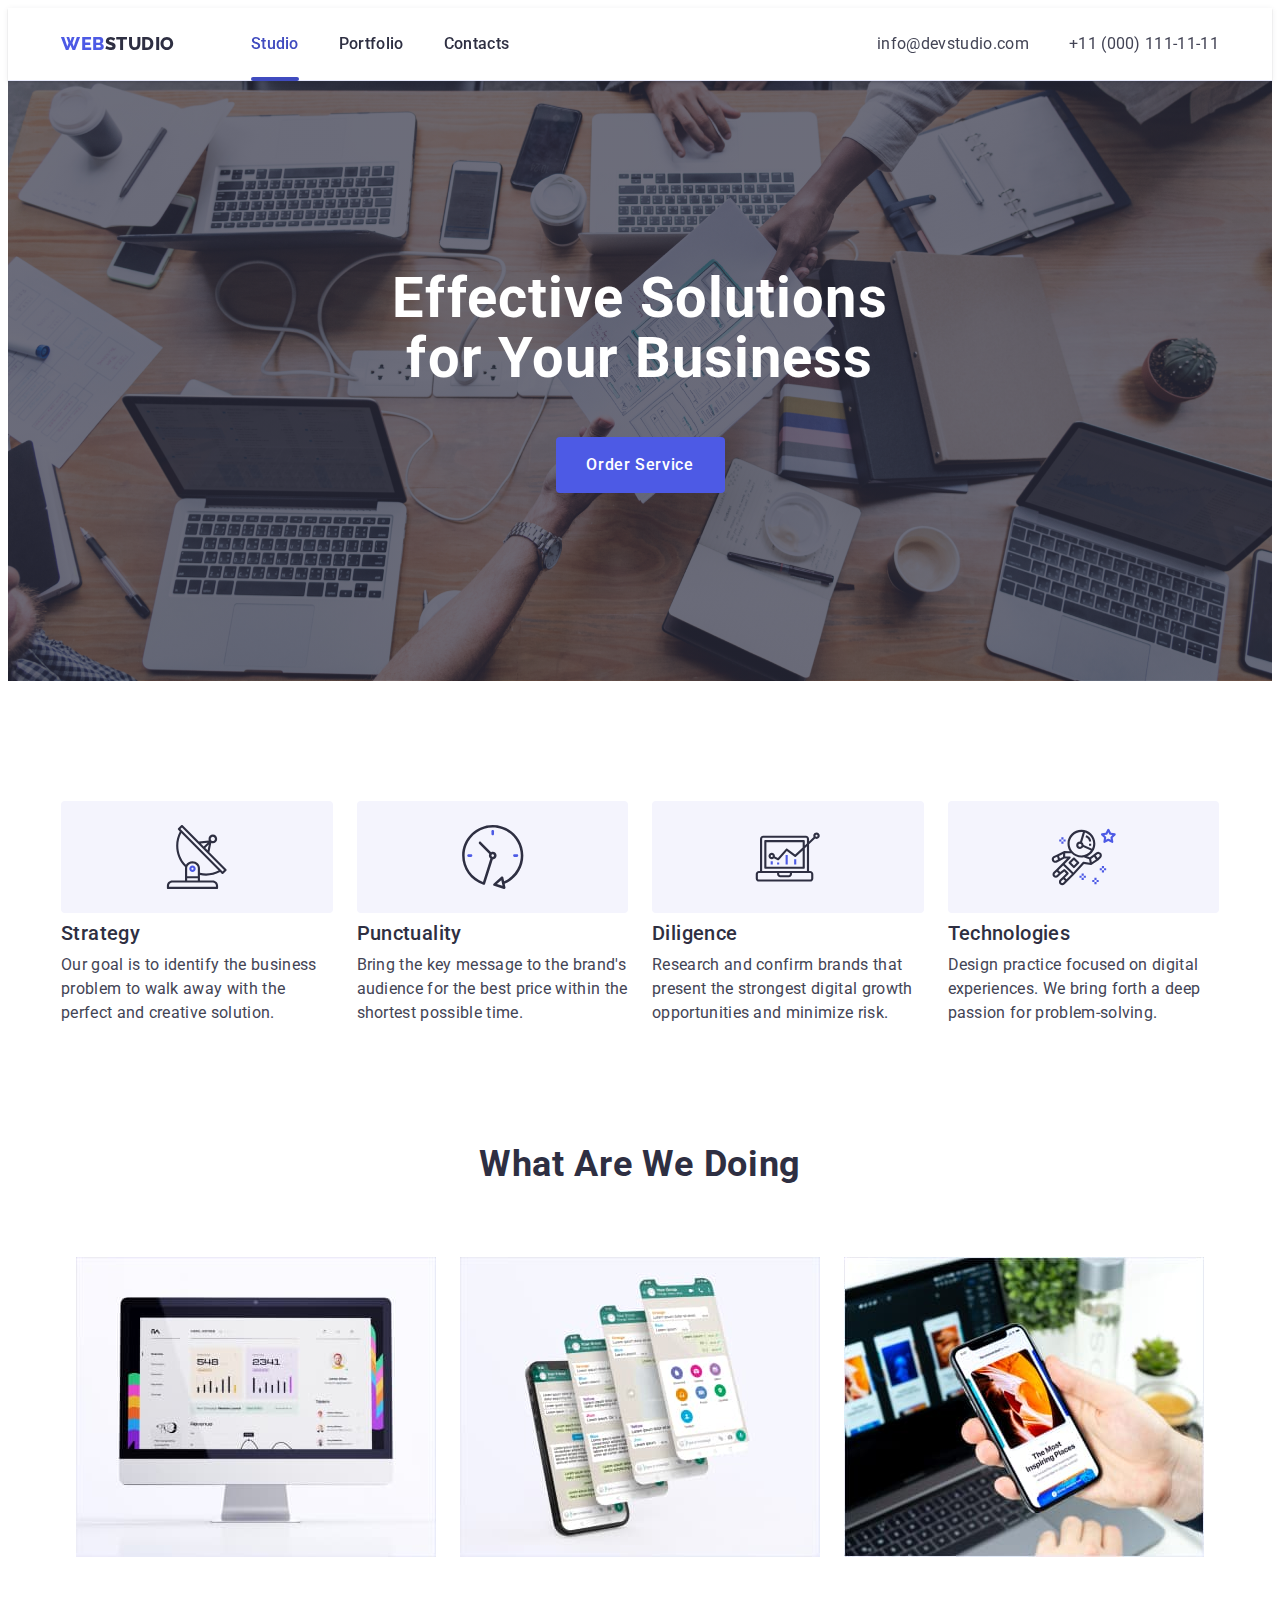
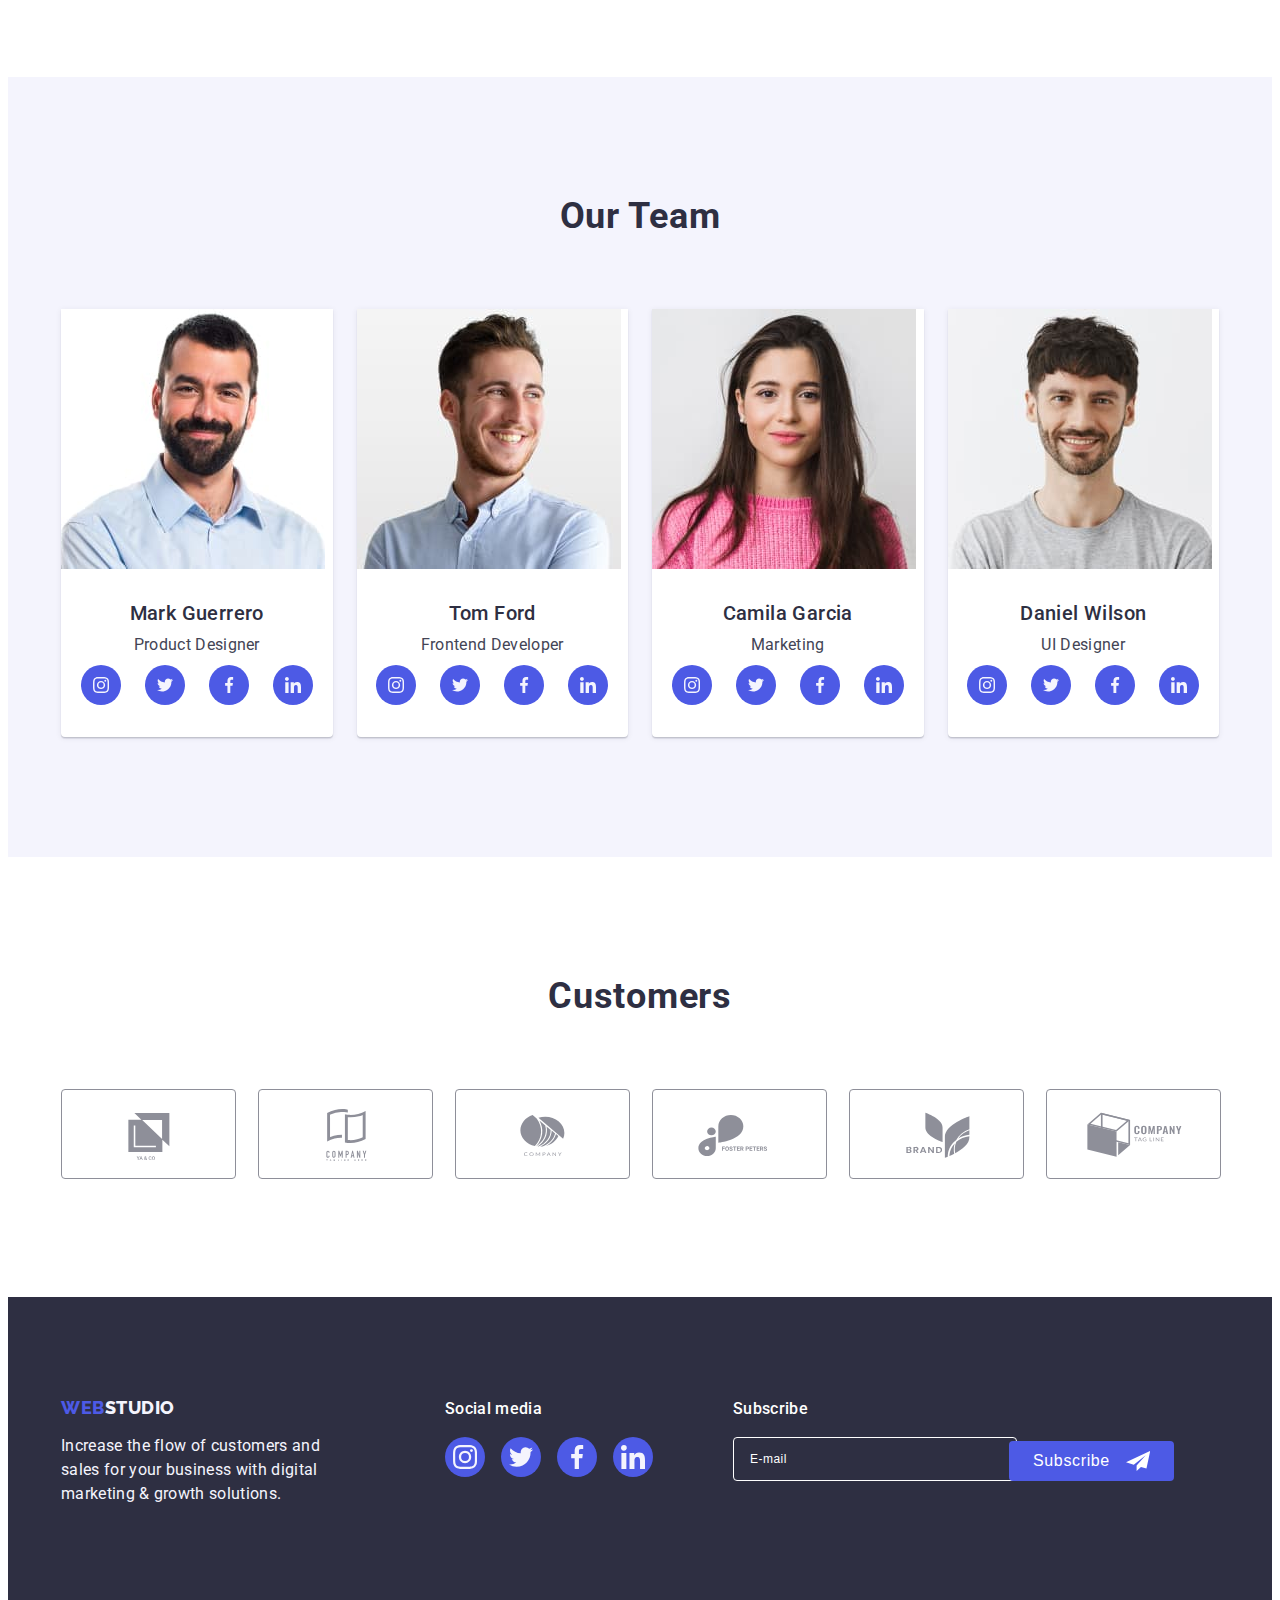
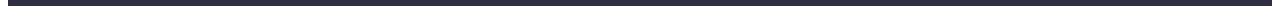
<file: index.html>
<!DOCTYPE html>
<html lang="en">
  <head>
    <meta charset="UTF-8" />
    <meta http-equiv="X-UA-Compatible" content="IE=edge" />
    <meta name="viewport" content="width=device-width, initial-scale=1.0" />
    <title>WebStudio</title>
    <link
      rel="stylesheet"
      href="https://cdnjs.cloudflare.com/ajax/libs/modern-normalize/2.0.0/modern-normalize.min.css"
      integrity="sha512-4xo8blKMVCiXpTaLzQSLSw3KFOVPWhm/TRtuPVc4WG6kUgjH6J03IBuG7JZPkcWMxJ5huwaBpOpnwYElP/m6wg=="
      crossorigin="anonymous"
      referrerpolicy="no-referrer"
    />
    <link rel="stylesheet" href="./css/styles.css" />
    <link rel="stylesheet" href="./css/media.css" />
    <link rel="preconnect" href="https://fonts.googleapis.com" />
    <link rel="preconnect" href="https://fonts.gstatic.com" crossorigin />
    <link
      href="https://fonts.googleapis.com/css2?family=Raleway:wght@800&family=Roboto:wght@400;500;700;900&display=swap"
      rel="stylesheet"
    />
    <meta name="viewport" content="width=device-width, initial-scale=1.0" />
  </head>
  <body>
    <header class="allheader">
      <!-- Навігація -->
      <div class="container header-container">
        <nav class="nav-menu">
          <a class="header-logo link" href="./index.html"
            >Web<span class="header-span">Studio</span></a
          >
          <ul class="nav-item list">
            <li class="nav-link">
              <a class="nav-link-item link under-line" href="./index.html"
                >Studio</a
              >
            </li>
            <li class="nav-link">
              <a class="nav-link-item link" href="./portfolio.html"
                >Portfolio</a
              >
            </li>
            <li class="nav-link">
              <a class="nav-link-item link" href="">Contacts</a>
            </li>
          </ul>
        </nav>
        <!-- ссилки в шапці -->
        <address class="contacts">
          <ul class="contacts-link list">
            <li>
              <a class="link" href="mailto:info@devstudio.com"
                >info@devstudio.com</a
              >
            </li>
            <li>
              <a class="link" href="tel:+110001111111">+11 (000) 111-11-11</a>
            </li>
          </ul>
        </address>
        <button class="open-mob-btn js-open-menu" type="button" openMenuBtn>
          <svg class="open-mob-icon" width="32" height="22">
            <use href="./images/icons.svg#icon-charm"></use>
          </svg>
        </button>
      </div>
      <!-----------------------------------Mobile menu -->
      <div class="mob-menu js-menu-container" id="mobileMenu">
        <div>
          <button
            type="button"
            class="close-menu-btn js-close-menu"
            closeMenuBtn
          >
            <svg class="close-icon-mob" width="8" height="8">
              <use href="./images/icons.svg#icon-close"></use>
            </svg>
          </button>
          <ul class="mob-menu-list list">
            <li class="mob-menu-item">
              <a class="mob-menu-link link current" href="./index.html"
                >Studio</a
              >
            </li>
            <li class="mob-menu-item">
              <a class="mob-menu-link link" href="./portfolio.html"
                >Portfolio</a
              >
            </li>
            <li class="mob-menu-item">
              <a class="mob-menu-link link" href="">Contacts</a>
            </li>
          </ul>
        </div>
        <address class="mob-menu-contacts">
          <ul class="mob-menu-contacts-list list">
            <li class="mob-menu-contacts-item">
              <a class="mob-tel-contacts-link link" href="tel:+110001111111"
                >+11 (000) 111-11-11</a
              >
            </li>
            <li class="mob-menu-contacts-item">
              <a
                class="mob-mail-contacts-link link"
                href="mailto:info@devstudio.com"
                >info@devstudio.com</a
              >
            </li>
          </ul>
        </address>
        <ul class="mob-menu-soc-list list">
          <li class="mob-menu-soc-item">
            <a
              class="mob-menu-soc-link"
              href=""
              aria-label="instagram"
              target="_blank"
              rel="nooper noreferrer"
            >
              <svg class="mob-menu-soc-icon" width="24" height="24">
                <use href="./images/icons.svg#icon-instagram"></use>
              </svg>
            </a>
          </li>
          <li class="mob-menu-soc-item">
            <a
              class="mob-menu-soc-link"
              href=""
              aria-label="twitter"
              target="_blank"
              rel="nooper noreferrer"
            >
              <svg class="mob-menu-soc-icon" width="24" height="24">
                <use href="./images/icons.svg#icon-twitter"></use>
              </svg>
            </a>
          </li>
          <li class="mob-menu-soc-item">
            <a
              class="mob-menu-soc-link"
              href=""
              aria-label="facebook"
              target="_blank"
              rel="nooper noreferrer"
            >
              <svg class="mob-menu-soc-icon" width="24" height="24">
                <use href="./images/icons.svg#icon-facebook"></use>
              </svg>
            </a>
          </li>
          <li class="mob-menu-soc-item">
            <a
              class="mob-menu-soc-link"
              href=""
              aria-label="linkedin"
              target="_blank"
              rel="nooper noreferrer"
            >
              <svg class="mob-menu-soc-icon" width="24" height="24">
                <use href="./images/icons.svg#icon-linkedin"></use>
              </svg>
            </a>
          </li>
        </ul>
      </div>
    </header>
    <main>
      <!-- hero -->
      <section class="hero">
        <div class="container">
          <h1 class="hero-title">Effective Solutions for Your Business</h1>
          <button class="hero-btn" type="button" data-modal-open>
            Order Service
          </button>
        </div>
      </section>
      <!-- переваги секція 1 -->
      <section class="advtg">
        <div class="container">
          <h2 class="visually-hidden">our advantages</h2>
          <ul class="advtg-list list">
            <li class="advtg-item">
              <div class="adtvg-icon-bg">
                <svg class="advtg-icon" width="64" height="64">
                  <use href="./images/icons.svg#icon-antenna"></use>
                </svg>
              </div>
              <h3 class="advtg-title">Strategy</h3>
              <p class="advtg-text">
                Our goal is to identify the business problem to walk away with
                the perfect and creative solution.
              </p>
            </li>

            <li class="advtg-item">
              <div class="adtvg-icon-bg">
                <svg class="advtg-icon" width="64" height="64">
                  <use href="./images/icons.svg#icon-clock"></use>
                </svg>
              </div>
              <h3 class="advtg-title">Punctuality</h3>
              <p class="advtg-text">
                Bring the key message to the brand's audience for the best price
                within the shortest possible time.
              </p>
            </li>

            <li class="advtg-item">
              <div class="adtvg-icon-bg">
                <svg class="advtg-icon" width="64" height="64">
                  <use href="./images/icons.svg#icon-diagram"></use>
                </svg>
              </div>
              <h3 class="advtg-title">Diligence</h3>
              <p class="advtg-text">
                Research and confirm brands that present the strongest digital
                growth opportunities and minimize risk.
              </p>
            </li>

            <li class="advtg-item">
              <div class="adtvg-icon-bg">
                <svg class="advtg-icon" width="64" height="64">
                  <use href="./images/icons.svg#icon-astronaut"></use>
                </svg>
              </div>
              <h3 class="advtg-title">Technologies</h3>
              <p class="advtg-text">
                Design practice focused on digital experiences. We bring forth a
                deep passion for problem-solving.
              </p>
            </li>
          </ul>
        </div>
      </section>

      <!-- Чим займаємось секція 2 -->
      <section class="wedoing">
        <div class="container">
          <h2 class="wedoing-title">What are we doing</h2>
          <ul class="wedoing-list list">
            <li class="wedoing-img">
              <img
                class="wedoing-box"
                srcset="./images/box1.jpg 1x, ./images/box1-2x.jpg 2x"
                src="./images/box1.jpg"
                alt="framework"
                width="360"
              />
            </li>
            <li class="wedoing-img">
              <img
                class="wedoing-box"
                srcset="./images/box2.jpg 1x, ./images/box2-2x.jpg 2x"
                src="./images/box2.jpg"
                alt="plan maket"
                width="360"
              />
            </li>
            <li class="wedoing-img">
              <img
                class="wedoing-box"
                srcset="./images/box3.jpg 1x, ./images/box3-2x.jpg 2x"
                src="./images/box3.jpg"
                alt="styles"
                width="360"
              />
            </li>
          </ul>
        </div>
      </section>
      <!-- Команда секція 3 -->
      <section class="team">
        <div class="container team-container">
          <h2 class="team-title">Our Team</h2>
          <ul class="team-list list">
            <li class="team-card">
              <img
                srcset="
                  ./images/team-card1.jpg    1x,
                  ./images/team-card1-2x.jpg 2x
                "
                src="./images/team-card1.jpg"
                alt="photo Mark Guerrero "
                width="264"
              />
              <div class="team-container-text">
                <h3 class="team-name">Mark Guerrero</h3>
                <p class="team-position">Product Designer</p>
                <ul class="team-soc-list">
                  <li class="team-soc-li">
                    <a class="team-soc-link" href="">
                      <svg class="team-soc-icon" width="16" height="16">
                        <use href="./images/icons.svg#icon-instagram"></use>
                      </svg>
                    </a>
                  </li>
                  <li class="team-soc-li">
                    <a class="team-soc-link" href="">
                      <svg class="team-soc-icon" width="16" height="16">
                        <use href="./images/icons.svg#icon-twitter"></use>
                      </svg>
                    </a>
                  </li>
                  <li class="team-soc-li">
                    <a class="team-soc-link" href="">
                      <svg class="team-soc-icon" width="16" height="16">
                        <use href="./images/icons.svg#icon-facebook"></use>
                      </svg>
                    </a>
                  </li>
                  <li class="team-soc-li">
                    <a class="team-soc-link" href="">
                      <svg class="team-soc-icon" width="16" height="16">
                        <use href="./images/icons.svg#icon-linkedin"></use>
                      </svg>
                    </a>
                  </li>
                </ul>
              </div>
            </li>
            <li class="team-card">
              <img
                srcset="
                  ./images/team-card2.jpg    1x,
                  ./images/team-card2-2x.jpg 2x
                "
                src="./images/team-card2.jpg"
                alt="photo Tom Ford "
                width="264"
              />
              <div class="team-container-text">
                <h3 class="team-name">Tom Ford</h3>
                <p class="team-position">Frontend Developer</p>
                <ul class="team-soc-list">
                  <li class="team-soc-li">
                    <a class="team-soc-link" href="">
                      <svg class="team-soc-icon" width="16" height="16">
                        <use href="./images/icons.svg#icon-instagram"></use>
                      </svg>
                    </a>
                  </li>
                  <li class="team-soc-li">
                    <a class="team-soc-link" href="">
                      <svg class="team-soc-icon" width="16" height="16">
                        <use href="./images/icons.svg#icon-twitter"></use>
                      </svg>
                    </a>
                  </li>
                  <li class="team-soc-li">
                    <a class="team-soc-link" href="">
                      <svg class="team-soc-icon" width="16" height="16">
                        <use href="./images/icons.svg#icon-facebook"></use>
                      </svg>
                    </a>
                  </li>
                  <li class="team-soc-li">
                    <a class="team-soc-link" href="">
                      <svg class="team-soc-icon" width="16" height="16">
                        <use href="./images/icons.svg#icon-linkedin"></use>
                      </svg>
                    </a>
                  </li>
                </ul>
              </div>
            </li>
            <li class="team-card">
              <img
                srcset="
                  ./images/team-card3.jpg    1x,
                  ./images/team-card3-2x.jpg 2x
                "
                src="./images/team-card3.jpg"
                alt="photo Camila Garcia "
                width="264"
              />
              <div class="team-container-text">
                <h3 class="team-name">Camila Garcia</h3>
                <p class="team-position">Marketing</p>
                <ul class="team-soc-list">
                  <li class="team-soc-li">
                    <a class="team-soc-link" href="">
                      <svg class="team-soc-icon" width="16" height="16">
                        <use href="./images/icons.svg#icon-instagram"></use>
                      </svg>
                    </a>
                  </li>
                  <li class="team-soc-li">
                    <a class="team-soc-link" href="">
                      <svg class="team-soc-icon" width="16" height="16">
                        <use href="./images/icons.svg#icon-twitter"></use>
                      </svg>
                    </a>
                  </li>
                  <li class="team-soc-li">
                    <a class="team-soc-link" href="">
                      <svg class="team-soc-icon" width="16" height="16">
                        <use href="./images/icons.svg#icon-facebook"></use>
                      </svg>
                    </a>
                  </li>
                  <li class="team-soc-li">
                    <a class="team-soc-link" href="">
                      <svg class="team-soc-icon" width="16" height="16">
                        <use href="./images/icons.svg#icon-linkedin"></use>
                      </svg>
                    </a>
                  </li>
                </ul>
              </div>
            </li>
            <li class="team-card">
              <img
                srcset="
                  ./images/team-card4.jpg    1x,
                  ./images/team-card4-2x.jpg 2x
                "
                src="./images/team-card4.jpg"
                alt="photo Daniel Wilson "
                width="264"
              />
              <div class="team-container-text">
                <h3 class="team-name">Daniel Wilson</h3>
                <p class="team-position">UI Designer</p>
                <ul class="team-soc-list">
                  <li class="team-soc-li">
                    <a class="team-soc-link" href="">
                      <svg class="team-soc-icon" width="16" height="16">
                        <use href="./images/icons.svg#icon-instagram"></use>
                      </svg>
                    </a>
                  </li>
                  <li class="team-soc-li">
                    <a class="team-soc-link" href="">
                      <svg class="team-soc-icon" width="16" height="16">
                        <use href="./images/icons.svg#icon-twitter"></use>
                      </svg>
                    </a>
                  </li>
                  <li class="team-soc-li">
                    <a class="team-soc-link" href="">
                      <svg class="team-soc-icon" width="16" height="16">
                        <use href="./images/icons.svg#icon-facebook"></use>
                      </svg>
                    </a>
                  </li>
                  <li class="team-soc-li">
                    <a class="team-soc-link" href="">
                      <svg class="team-soc-icon" width="16" height="16">
                        <use href="./images/icons.svg#icon-linkedin"></use>
                      </svg>
                    </a>
                  </li>
                </ul>
              </div>
            </li>
          </ul>
        </div>
      </section>
      <!-- section customers -->
      <section class="customers">
        <div class="container">
          <h2 class="customers-title">Customers</h2>
          <ul class="customers-list">
            <li class="customers-item">
              <a class="customers-link" href="">
                <svg class="customers-icon" width="104" height="56">
                  <use href="./images/icons.svg#icon-Logo"></use>
                </svg>
              </a>
            </li>
            <li class="customers-item">
              <a class="customers-link" href="">
                <svg class="customers-icon" width="104" height="56">
                  <use href="./images/icons.svg#icon-Logo-1"></use>
                </svg>
              </a>
            </li>
            <li class="customers-item">
              <a class="customers-link" href="">
                <svg class="customers-icon" width="104" height="56">
                  <use href="./images/icons.svg#icon-Logo-2"></use>
                </svg>
              </a>
            </li>
            <li class="customers-item">
              <a class="customers-link" href="">
                <svg class="customers-icon" width="104" height="56">
                  <use href="./images/icons.svg#icon-Logo-3"></use>
                </svg>
              </a>
            </li>
            <li class="customers-item">
              <a class="customers-link" href="">
                <svg class="customers-icon" width="104" height="56">
                  <use href="./images/icons.svg#icon-Logo-4"></use>
                </svg>
              </a>
            </li>
            <li class="customers-item">
              <a class="customers-link" href="">
                <svg class="customers-icon" width="104" height="56">
                  <use href="./images/icons.svg#icon-Logo-5"></use>
                </svg>
              </a>
            </li>
          </ul>
        </div>
      </section>
    </main>
    <!-- футер -->
    <footer class="allfooter">
      <div class="container footer-container">
        <div class="footer-logo-frame">
          <a class="footer-logo link" href="./index.html"
            >Web<span class="logo-span">Studio</span></a
          >
          <p class="footer-text">
            Increase the flow of customers and sales for your business with
            digital marketing & growth solutions.
          </p>
        </div>

        <div class="footer-soc-frame">
          <p class="footer-soc-text">Social media</p>
          <ul class="footer-soc-list">
            <li class="footer-soc-item">
              <a class="footer-soc-link" href="">
                <svg class="footer-soc-icon" width="24" height="24">
                  <use href="./images/icons.svg#icon-instagram"></use>
                </svg>
              </a>
            </li>
            <li class="footer-soc-item">
              <a class="footer-soc-link" href="">
                <svg class="footer-soc-icon" width="24" height="24">
                  <use href="./images/icons.svg#icon-twitter"></use>
                </svg>
              </a>
            </li>
            <li class="footer-soc-item">
              <a class="footer-soc-link" href="">
                <svg class="footer-soc-icon" width="24" height="24">
                  <use href="./images/icons.svg#icon-facebook"></use>
                </svg>
              </a>
            </li>
            <li class="footer-soc-item">
              <a class="footer-soc-link" href="">
                <svg class="footer-soc-icon" width="24" height="24">
                  <use href="./images/icons.svg#icon-linkedin"></use>
                </svg>
              </a>
            </li>
          </ul>
        </div>
        <div class="footer-subscribe-frame">
          <form class="footer-subscribe-form">
            <label class="footer-subscribe-label" for="subscribe"
              >Subscribe</label
            >
            <input
              class="footer-subscribe-input"
              type="email"
              name="subscribe"
              id="subscribe"
              placeholder="E-mail"
            />
          </form>

          <button class="footer-subscribe-btn" type="submit">
            Subscribe<svg class="footer-subscribe-icon" width="24" height="24">
              <use href="./images/icons.svg#icon-send"></use>
            </svg>
          </button>
        </div>
      </div>
    </footer>

    <!--  modal window -->
    <div class="backdrop is-hidden" data-modal>
      <div class="modal">
        <button class="close-btn" type="button" data-modal-close>
          <svg class="close-icon" width="8" height="8">
            <use href="./images/icons.svg#icon-close"></use>
          </svg>
        </button>

        <!-- form modal window -->
        <p class="modal-title">Leave your contacts and we will call you back</p>
        <form class="modal-form">
          <div class="form-item">
            <label class="modal-label" for="name">Name</label>
            <div class="modal-input-icon">
              <input type="text" name="name" id="name" class="input-row" />
              <svg class="input-icon" width="18" height="18">
                <use href="./images/icons.svg#icon-person"></use>
              </svg>
            </div>
          </div>
          <div class="form-item">
            <label class="modal-label" for="telephone">Phone</label>
            <div class="modal-input-icon">
              <input
                type="tel"
                name="telephone"
                id="telephone"
                class="input-row"
              />
              <svg class="input-icon" width="18" height="18">
                <use href="./images/icons.svg#icon-phone"></use>
              </svg>
            </div>
          </div>
          <div class="form-item">
            <label class="modal-label" for="email">Email</label>
            <div class="modal-input-icon">
              <input type="email" name="email" id="email" class="input-row" />
              <svg class="input-icon" width="18" height="18">
                <use href="./images/icons.svg#icon-email"></use>
              </svg>
            </div>
          </div>
          <!-- text area -->
          <div class="form-item">
            <label class="modal-label" for="area-text">Comment</label>
            <textarea
              id="area-text"
              name="area-text"
              class="input-area"
              placeholder="Text input"
            ></textarea>
          </div>
          <!-- terms and policy -->
          <div class="form-item">
            <input
              type="checkbox"
              name="policy"
              id="policy"
              required
              class="input-checkbox visually-hidden"
            />
            <label class="modal-check" for="policy">
              <span
                ><svg class="checkbox-icon" width="10" height="8">
                  <use href="./images/icons.svg#icon-check"></use></svg></span
              >I accept the terms and conditions of the&nbsp
              <a class="policy-link" href="">Privacy Policy</a>
            </label>
          </div>
          <!-- button submit -->
          <button type="submit" class="policy-btn">Send</button>
        </form>
      </div>
    </div>
    <script src="./js/modal.js"></script>
    <script src="./js/mobile-menu.js"></script>
  </body>
</html>
</file>
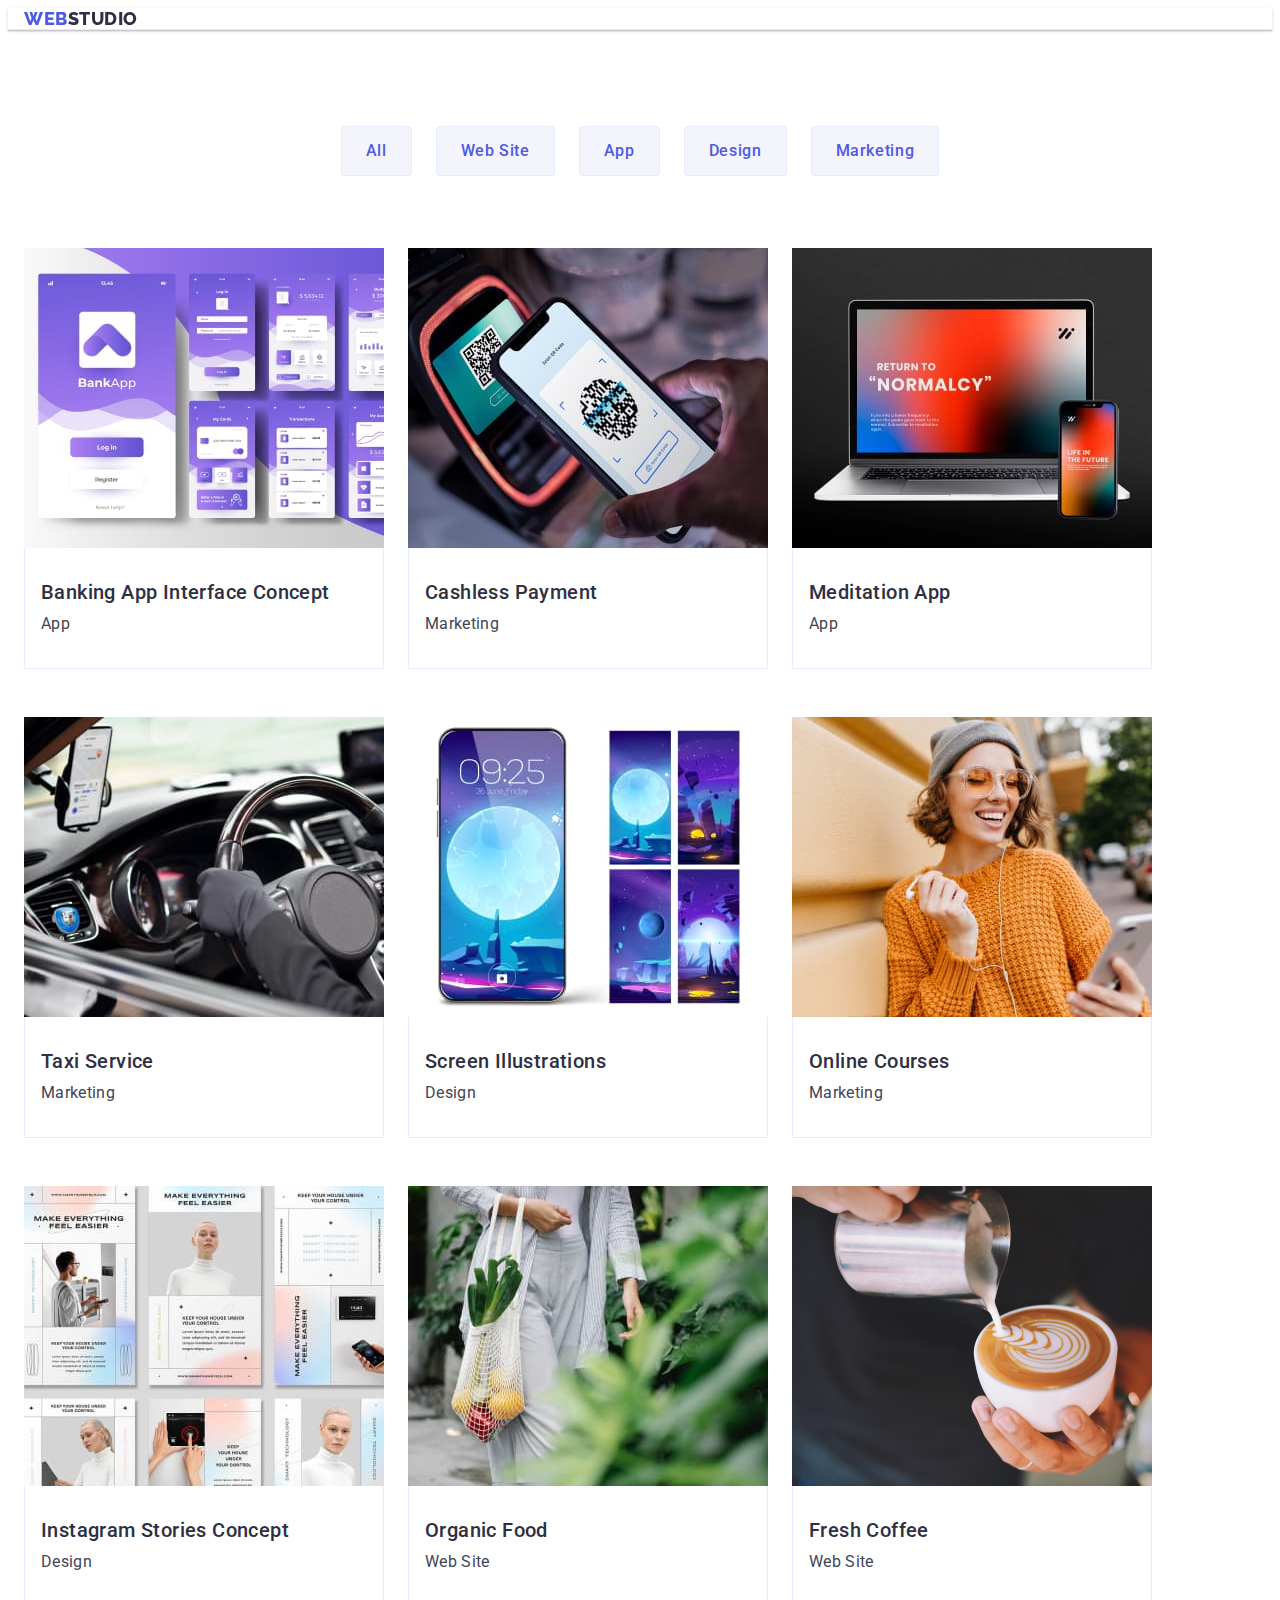
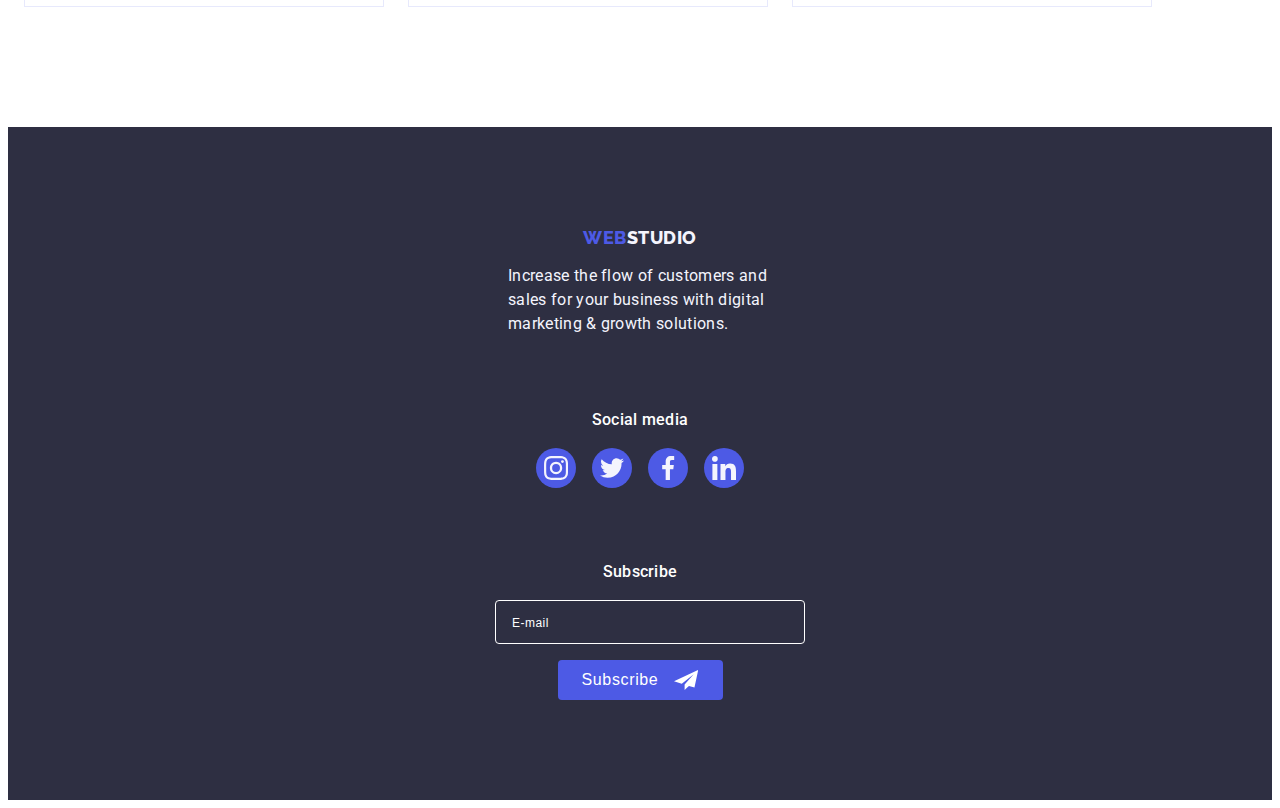
<file: portfolio.html>
<!DOCTYPE html>
<html lang="en">
  <head>
    <meta charset="UTF-8" />
    <meta http-equiv="X-UA-Compatible" content="IE=edge" />
    <meta name="viewport" content="width=device-width, initial-scale=1.0" />
    <title>WebStudio</title>
    <link
      rel="stylesheet"
      href="https://cdnjs.cloudflare.com/ajax/libs/modern-normalize/2.0.0/modern-normalize.min.css"
      integrity="sha512-4xo8blKMVCiXpTaLzQSLSw3KFOVPWhm/TRtuPVc4WG6kUgjH6J03IBuG7JZPkcWMxJ5huwaBpOpnwYElP/m6wg=="
      crossorigin="anonymous"
      referrerpolicy="no-referrer"
    />
    <link rel="stylesheet" href="./css/styles.css" />
    <link rel="preconnect" href="https://fonts.googleapis.com" />
    <link rel="preconnect" href="https://fonts.gstatic.com" crossorigin />
    <link
      href="https://fonts.googleapis.com/css2?family=Raleway:wght@800&family=Roboto:wght@400;500;700;900&display=swap"
      rel="stylesheet"
    />
  </head>
  <body>
    <header class="allheader">
      <!-- Навігація -->
      <div class="container header-container">
        <nav class="nav-menu">
          <a class="header-logo link" href="./index.html"
            >Web<span class="header-span">Studio</span></a
          >
          <ul class="nav-item list">
            <li class="nav-link">
              <a class="nav-link-item link" href="./index.html">Studio</a>
            </li>
            <li class="nav-link">
              <a class="nav-link-item link under-line" href="./portfolio.html"
                >Portfolio</a
              >
            </li>
            <li class="nav-link">
              <a class="nav-link-item link" href="">Contacts</a>
            </li>
          </ul>
        </nav>
        <!-- ссилки в шапці -->
        <address class="contacts">
          <ul class="contacts-link list">
            <li>
              <a class="link" href="mailto:info@devstudio.com"
                >info@devstudio.com</a
              >
            </li>
            <li>
              <a class="link" href="tel:+110001111111">+11 (000) 111-11-11</a>
            </li>
          </ul>
        </address>
      </div>
    </header>
    <main>
      <!-- кнопки сортировки -->
      <section class="portfolio">
        <div class="container filter-container">
          <h1 class="visually-hidden">Portfolio</h1>

          <ul class="btn-list list">
            <li><button type="button" class="filter-btn">All</button></li>
            <li><button type="button" class="filter-btn">Web Site</button></li>
            <li><button type="button" class="filter-btn">App</button></li>
            <li><button type="button" class="filter-btn">Design</button></li>
            <li><button type="button" class="filter-btn">Marketing</button></li>
          </ul>

          <!-- пример работ -->
          <ul class="portfolio-list list">
            <li class="portfolio-item">
              <a class="portfolio-item-link link" href=""
                ><div class="portfolio-item-mode">
                  <img src="./images/ptf1.jpg" alt="payment" width="360" />
                  <p class="portfolio-item-text">
                    14 Stylish and User-Friendly App Design Concepts · Task
                    Manager App · Calorie Tracker App · Exotic Fruit Ecommerce
                    App · Cloud Storage App
                  </p>
                </div>
                <div class="portfolio-list-text">
                  <h2 class="portfolio-title">Banking App Interface Concept</h2>
                  <p class="portfolio-text">App</p>
                </div></a
              >
            </li>
            <li class="portfolio-item">
              <a class="portfolio-item-link link" href="">
                <div class="portfolio-item-mode">
                  <img src="./images/ptf2.jpg" alt="payment" width="360" />
                  <p class="portfolio-item-text">
                    14 Stylish and User-Friendly App Design Concepts · Task
                    Manager App · Calorie Tracker App · Exotic Fruit Ecommerce
                    App · Cloud Storage App
                  </p>
                </div>
                <div class="portfolio-list-text">
                  <h2 class="portfolio-title">Cashless Payment</h2>
                  <p class="portfolio-text">Marketing</p>
                </div></a
              >
            </li>
            <li class="portfolio-item">
              <a class="portfolio-item-link link" href=""
                ><div class="portfolio-item-mode">
                  <img src="./images/ptf3.jpg" alt="payment" width="360" />
                  <p class="portfolio-item-text">
                    14 Stylish and User-Friendly App Design Concepts · Task
                    Manager App · Calorie Tracker App · Exotic Fruit Ecommerce
                    App · Cloud Storage App
                  </p>
                </div>
                <div class="portfolio-list-text">
                  <h2 class="portfolio-title">Meditation App</h2>
                  <p class="portfolio-text">App</p>
                </div></a
              >
            </li>
            <li class="portfolio-item">
              <a class="portfolio-item-link link" href=""
                ><div class="portfolio-item-mode">
                  <img src="./images/ptf4.jpg" alt="payment" width="360" />
                  <p class="portfolio-item-text">
                    14 Stylish and User-Friendly App Design Concepts · Task
                    Manager App · Calorie Tracker App · Exotic Fruit Ecommerce
                    App · Cloud Storage App
                  </p>
                </div>
                <div class="portfolio-list-text">
                  <h2 class="portfolio-title">Taxi Service</h2>
                  <p class="portfolio-text">Marketing</p>
                </div></a
              >
            </li>
            <li class="portfolio-item">
              <a class="portfolio-item-link link" href=""
                ><div class="portfolio-item-mode">
                  <img src="./images/ptf5.jpg" alt="payment" width="360" />
                  <p class="portfolio-item-text">
                    14 Stylish and User-Friendly App Design Concepts · Task
                    Manager App · Calorie Tracker App · Exotic Fruit Ecommerce
                    App · Cloud Storage App
                  </p>
                </div>
                <div class="portfolio-list-text">
                  <h2 class="portfolio-title">Screen Illustrations</h2>
                  <p class="portfolio-text">Design</p>
                </div></a
              >
            </li>
            <li class="portfolio-item">
              <a class="portfolio-item-link link" href=""
                ><div class="portfolio-item-mode">
                  <img src="./images/ptf6.jpg" alt="payment" width="360" />
                  <p class="portfolio-item-text">
                    14 Stylish and User-Friendly App Design Concepts · Task
                    Manager App · Calorie Tracker App · Exotic Fruit Ecommerce
                    App · Cloud Storage App
                  </p>
                </div>
                <div class="portfolio-list-text">
                  <h2 class="portfolio-title">Online Courses</h2>
                  <p class="portfolio-text">Marketing</p>
                </div></a
              >
            </li>
            <li class="portfolio-item">
              <a class="portfolio-item-link link" href=""
                ><div class="portfolio-item-mode">
                  <img src="./images/ptf7.jpg" alt="payment" width="360" />
                  <p class="portfolio-item-text">
                    14 Stylish and User-Friendly App Design Concepts · Task
                    Manager App · Calorie Tracker App · Exotic Fruit Ecommerce
                    App · Cloud Storage App
                  </p>
                </div>
                <div class="portfolio-list-text">
                  <h2 class="portfolio-title">Instagram Stories Concept</h2>
                  <p class="portfolio-text">Design</p>
                </div></a
              >
            </li>
            <li class="portfolio-item">
              <a class="portfolio-item-link link" href=""
                ><div class="portfolio-item-mode">
                  <img src="./images/ptf8.jpg" alt="payment" width="360" />
                  <p class="portfolio-item-text">
                    14 Stylish and User-Friendly App Design Concepts · Task
                    Manager App · Calorie Tracker App · Exotic Fruit Ecommerce
                    App · Cloud Storage App
                  </p>
                </div>
                <div class="portfolio-list-text">
                  <h2 class="portfolio-title">Organic Food</h2>
                  <p class="portfolio-text">Web Site</p>
                </div></a
              >
            </li>
            <li class="portfolio-item">
              <a class="portfolio-item-link link" href=""
                ><div class="portfolio-item-mode">
                  <img src="./images/ptf9.jpg" alt="payment" width="360" />
                  <p class="portfolio-item-text">
                    14 Stylish and User-Friendly App Design Concepts · Task
                    Manager App · Calorie Tracker App · Exotic Fruit Ecommerce
                    App · Cloud Storage App
                  </p>
                </div>
                <div class="portfolio-list-text">
                  <h2 class="portfolio-title">Fresh Coffee</h2>
                  <p class="portfolio-text">Web Site</p>
                </div></a
              >
            </li>
          </ul>
        </div>
      </section>
    </main>
    <!-- футер -->
    <footer class="allfooter">
      <div class="container footer-container">
        <div class="footer-logo-frame">
          <a class="footer-logo link" href="./index.html"
            >Web<span class="logo-span">Studio</span></a
          >
          <p class="footer-text">
            Increase the flow of customers and sales for your business with
            digital marketing & growth solutions.
          </p>
        </div>

        <div class="footer-soc-frame">
          <p class="footer-soc-text">Social media</p>
          <ul class="footer-soc-list">
            <li class="footer-soc-item">
              <a class="footer-soc-link" href="">
                <svg class="footer-soc-icon" width="24" height="24">
                  <use href="./images/icons.svg#icon-instagram"></use>
                </svg>
              </a>
            </li>
            <li class="footer-soc-item">
              <a class="footer-soc-link" href="">
                <svg class="footer-soc-icon" width="24" height="24">
                  <use href="./images/icons.svg#icon-twitter"></use>
                </svg>
              </a>
            </li>
            <li class="footer-soc-item">
              <a class="footer-soc-link" href="">
                <svg class="footer-soc-icon" width="24" height="24">
                  <use href="./images/icons.svg#icon-facebook"></use>
                </svg>
              </a>
            </li>
            <li class="footer-soc-item">
              <a class="footer-soc-link" href="">
                <svg class="footer-soc-icon" width="24" height="24">
                  <use href="./images/icons.svg#icon-linkedin"></use>
                </svg>
              </a>
            </li>
          </ul>
        </div>
        <div class="footer-subscribe-frame">
          <form class="footer-subscribe-form">
            <label class="footer-subscribe-label" for="subscribe"
              >Subscribe</label
            >
            <input
              class="footer-subscribe-input"
              type="email"
              name="subscribe"
              id="subscribe"
              placeholder="E-mail"
            />
          </form>

          <button class="footer-subscribe-btn" type="submit">
            Subscribe<svg class="footer-subscribe-icon" width="24" height="24">
              <use href="./images/icons.svg#icon-send"></use>
            </svg>
          </button>
        </div>
      </div>
    </footer>
  </body>
</html>
</file>
<file: css/styles.css>
:root {
  --main-color: #2e2f42;
  --second-color: #4d5ae5;
  --light-color: #f4f4fd;
  --white-bg-color: #ffffff;
  --pressed-color: #404bbf;
  --text-color: #434455;
  --accent-color: #e7e9fc;
  --grey-color: #8e8f99;
  --transition-auto: 250ms cubic-bezier(0.4, 0, 0.2, 1);
}
body {
  font-family: "Roboto", sans-serif;
  color: var(--text-color);
  background-color: var(--white-bg-color);
}
.link {
  text-decoration-line: none;
}
.list {
  list-style-type: none;
}
p,
h1,
h2,
h3,
h4,
h5,
h6 {
  margin-top: 0;
  margin-bottom: 0;
}
ul {
  list-style-type: none;
  margin-top: 0;
  margin-bottom: 0;
  padding-left: 0;
}

.container {
  padding: 0 16px;
  margin: 0 auto;
}
img {
  display: block;
}
.visually-hidden {
  position: absolute;
  width: 1px;
  height: 1px;
  margin: -1px;
  border: 0;
  padding: 0;

  white-space: nowrap;
  clip-path: inset(100%);
  clip: rect(0 0 0 0);
  overflow: hidden;
}
/*-------------------------- header----------- */
.allheader {
  border-bottom: 1px solid #e7e9fc;
  background-color: #ffffff;
  position: sticky;
  top: 0;
  box-shadow: 0px 2px 1px rgba(46, 47, 66, 0.08),
    0px 1px 1px rgba(46, 47, 66, 0.16), 0px 1px 6px rgba(46, 47, 66, 0.08);
  z-index: 2;
}
.header-container {
  display: flex;
  align-items: center;
  justify-content: space-between;
}
.nav-item {
  display: none;
}
.nav-menu {
}
.contacts {
  display: none;
}
.header-logo {
  font-family: "Raleway", sans-serif;
  font-weight: 800;
  font-size: 18px;
  line-height: 1.17;
  letter-spacing: 0.03em;
  text-transform: uppercase;
  color: var(--second-color);
  margin-right: 76px;
}

.header-span {
  color: var(--main-color);
}
.mob-menu {
  padding-left: 40px;
  width: 100vw;
  height: 100vh;
  background-color: var(--white-bg-color);
  position: fixed;
  top: 0;
  transform: translateX(100%);
  transition: translate var(--transition-auto);
}
.is-open {
  transform: translateX(0);
}
.close-menu-btn {
  width: 24px;
  height: 24px;
  background-color: var(--accent-color);
  border: 1px solid #0000001a;
  border-radius: 50%;
  display: flex;
  align-items: center;
  justify-content: center;
}
.mob-menu-list {
  display: flex;
  flex-direction: column;
  gap: 40px;
  padding-top: 80px;
  margin-bottom: 264px;
}

.mob-menu-link {
  color: var(--main-color);
  font-size: 36px;
  font-weight: 700;
  line-height: 1.11;
  letter-spacing: 0.72px;
  text-transform: capitalize;
}
.current {
  color: var(--pressed-color);
}
.mob-menu-contacts {
  margin-bottom: 48px;
}
.mob-menu-contacts-list {
  display: flex;
  flex-direction: column;
  font-style: normal;
  gap: 40px;
}
.mob-tel-contacts-link {
  color: var(--iris, #4d5ae5);
  display: block;
  font-size: 28px;
  font-weight: 700;
  line-height: 1.11;

  letter-spacing: -1.3px;
  text-transform: capitalize;
}
.mob-mail-contacts-link {
  color: #434455;
  font-size: 20px;
  font-weight: 500;
  line-height: 1.2;
  letter-spacing: 0.4px;
}

.open-mob-btn {
  display: flex;
  background-color: transparent;
  border: none;
  place-self: center;
  margin: 24px 0;
}
.open-mob-icon {
  stroke: var(--main-color);
}

.mob-menu-soc-list {
  display: flex;
  gap: 26px;
  margin-bottom: 40px;
}
.mob-menu-soc-icon {
  fill: var(--light-color);
}

/*----------------------- hero -------------- */
.hero {
  background-color: #2e2f42;
  background-image: linear-gradient(
      rgba(46, 47, 66, 0.7),
      rgba(46, 47, 66, 0.7)
    ),
    url(../images/hero-image-mob.jpg);
  background-repeat: no-repeat;
  max-width: 1440px;
  margin: 0 auto;
  background-position: 50% 50%;
  padding: 112px 0;
  background-size: cover;
}

@media (min-device-pixel-ratio: 2),
  (min-resolution: 192dpi),
  (min-resolution: 2dppx) {
  .hero {
    background-image: linear-gradient(
        rgba(46, 47, 66, 0.7),
        rgba(46, 47, 66, 0.7)
      ),
      url(../images/hero-image-mob-2x.jpg);
  }
}
.hero-title {
  font-weight: 700;
  /* font-size: 56px; */
  font-size: 36px;
  /* line-height: 1.07; */
  line-height: 1.11;
  text-align: center;
  letter-spacing: 0.02em;
  color: var(--white-bg-color);
  max-width: 496px;
  margin: 0 auto;
  text-transform: capitalize;
  max-width: 320px;
}
.hero-btn {
  font-weight: 500;
  font-size: 16px;
  line-height: 1.5;
  border-radius: 4px;
  color: var(--white-bg-color);
  background-color: var(--second-color);
  cursor: pointer;
  font-family: inherit;
  letter-spacing: 0.04em;
  min-width: 169px;
  height: 56px;
  margin: 0 auto;
  display: block;
  margin-top: 72px;
  border: none;
  transition: background-color var(--transition-auto);
}
.hero-btn:hover,
.hero-btn:focus {
  background-color: var(--pressed-color);
}
/* -------section advantage ps hide h2 -------*/
.advtg {
  padding-top: 96px;
  padding-bottom: 96px;
}
.adtvg-icon-bg {
  background-color: var(--light-color);
  width: 100%;
  margin-bottom: 8px;
  display: flex;
  align-items: center;
  justify-content: center;
  height: 112px;
  border-radius: 4px;
  display: none;
}
.advtg-icon {
  width: 100%;
}
.advtg-list {
  display: flex;
  flex-wrap: wrap;
  gap: 72px;
}
.advtg-item {
  width: 100%;
}
.advtg-title {
  font-weight: 700;
  font-size: 36px;
  line-height: 1.2;
  letter-spacing: 0.02em;
  color: var(--main-color);
  margin-bottom: 8px;
  text-align: center;
}
.advtg-text {
  font-size: 16px;
  font-weight: 500;
  line-height: 1.5;
  letter-spacing: 0.02em;
}
/* -----------section we doing-------------- */
.wedoing {
  display: none;
  padding-bottom: 120px;
}
.wedoing-title {
  font-weight: 700;
  font-size: 36px;
  line-height: 1.11;
  text-align: center;
  letter-spacing: 0.02em;
  text-transform: capitalize;
  color: var(--main-color);
  margin-bottom: 72px;
}
.wedoing-list {
  display: flex;
  gap: 24px;
}

/* -----------section team------------------ */
.team {
  background-color: var(--light-color);
  padding: 96px 0;
}
.team-container {
}

.team-title {
  font-weight: 700;
  font-size: 36px;
  line-height: 1.11;
  text-align: center;
  letter-spacing: 0.02em;
  text-transform: capitalize;
  color: var(--main-color);
  margin-bottom: 72px;
}
.team-list {
  display: flex;
  flex-direction: column;
  gap: 72px;
  align-items: center;
}
.team-card {
  box-shadow: 0px 1px 6px rgba(46, 47, 66, 0.08),
    0px 1px 1px rgba(46, 47, 66, 0.16), 0px 2px 1px rgba(46, 47, 66, 0.08);

  background-color: var(--white-bg-color);
  width: 264px;

  border-radius: 0px 0px 4px 4px;
}
.team-container-text {
  align-items: center;
  gap: 8px;
  padding: 32px 0px;
}
.team-name {
  font-weight: 500;
  font-size: 20px;
  line-height: 1.2;
  letter-spacing: 0.02em;
  color: var(--main-color);
  text-align: center;
  margin-bottom: 8px;
}

.team-position {
  font-size: 16px;
  line-height: 1.5;
  letter-spacing: 0.02em;
  text-align: center;
  margin-bottom: 8px;
}
.team-soc-list {
  display: flex;
  gap: 24px;
  justify-content: center;
}
.team-soc-link,
.mob-menu-soc-link {
  height: 40px;
  width: 40px;
  display: block;
  background-color: var(--second-color);
  border-radius: 50%;
  position: relative;
  display: flex;
  align-items: center;
  justify-content: center;
}

.team-soc-link:hover,
.team-soc-link:focus {
  background-color: var(--pressed-color);
  transition: background-color var(--transition-auto);
}
.team-soc-icon,
.mob-menu-soc-icon {
  fill: var(--light-color);
}

/* ------------------customers------------------- */
.customers {
  padding-top: 96px;
  padding-bottom: 96px;
}
.customers .container {
}
.customers-title {
  font-weight: 700;
  font-size: 36px;
  line-height: 1.11;
  text-align: center;
  letter-spacing: 0.02em;
  text-transform: capitalize;
  color: var(--main-color);
  margin-bottom: 72px;
}
.customers-list {
  display: flex;
  flex-wrap: wrap;
  gap: 72px 16px;
}
.customers-item {
  width: calc((100% - 16px) / 2);
  height: 88px;
}
/* .customers-item:nth-child(n + 3) {
  margin-top: 56px;
} */
.customers-link {
  width: 100%;
  height: 100%;
  border: 1px solid currentColor;
  border-radius: 4px;
  transition: border-color var(--transition-auto), color var(--transition-auto);
  display: flex;
  align-items: center;
  justify-content: center;
  color: var(--grey-color);
}
.customers-icon {
  fill: currentColor;
}
.customers-link:hover,
.customers-link:focus {
  color: var(--pressed-color);
  border-color: currentColor;
}
.customers-link:hover .customers-icon,
.customers-link:focus .customers-icon {
  fill: currentColor;
}

/* --------------footer-------------------- */
.allfooter {
  background-color: var(--main-color);
  padding: 100px 0;
}
.footer-container {
  display: flex;
  flex-direction: column;
  gap: 72px;
  align-items: center;
}
.footer-logo-frame {
  display: flex;
  flex-direction: column;
  align-items: center;
  justify-content: center;
}
.footer-logo {
  font-family: "Raleway", sans-serif;
  font-weight: 800;
  font-size: 18px;
  line-height: 1.17;
  letter-spacing: 0.03em;
  text-transform: uppercase;
  color: var(--second-color);
  /* display: inline-block; */
  margin-bottom: 16px;
}
.logo-span {
  color: var(--light-color);
}
.footer-text {
  font-size: 16px;
  line-height: 1.5;
  letter-spacing: 0.02em;
  color: var(--light-color);
  max-width: 264px;
}
.footer-soc-frame {
  max-width: 208px;
  /* margin-right: 80px; */
}
.footer-soc-text {
  font-weight: 500;
  font-size: 16px;
  line-height: 1.5;
  letter-spacing: 0.02em;
  margin-bottom: 16px;
  color: var(--white-bg-color);
  text-align: center;
}
.footer-soc-list {
  display: flex;
  gap: 16px;
}
.footer-soc-item {
  height: 40px;
  width: 40px;
}
.footer-soc-link {
  height: 100%;
  width: 100%;
  display: block;
  background-color: var(--second-color);
  border-radius: 50%;
  position: relative;
  display: flex;
  justify-content: center;
  align-items: center;
}
.footer-soc-link:hover,
.footer-soc-link:focus {
  background-color: #31d0aa;
  transition: background-color var(--transition-auto);
}

.footer-soc-icon {
  fill: var(--light-color);
}

.footer-subscribe-frame {
  min-width: 290px;

  display: flex;
  flex-direction: column;
  gap: 16px;
}
.footer-subscribe-form {
  width: 100%;
}
.footer-subscribe-label {
  font-weight: 500;
  font-size: 16px;
  line-height: 1.5;
  letter-spacing: 0.02em;
  color: var(--white-bg-color);
  margin-bottom: 16px;
  display: flex;
  justify-content: center;
}
.footer-subscribe-input {
  border: 1px solid var(--white-bg-color);
  border-radius: 4px;
  background-color: transparent;
  display: block;
  width: 100%;
  height: 40px;
  margin-right: 24px;
  padding-left: 16px;
  color: var(--white-bg-color);
  outline: none;
}
.footer-subscribe-input:focus {
  border-color: var(--second-color);
}
.footer-subscribe-input::placeholder {
  font-size: 12px;
  line-height: 2;
  letter-spacing: 0.04em;
  color: var(--white-bg-color);
}

.footer-subscribe-btn {
  min-width: 165px;
  height: 40px;
  background: var(--second-color);
  border-radius: 4px;
  font-weight: 500;
  font-size: 16px;
  line-height: 1.5;
  letter-spacing: 0.04em;
  color: var(--white-bg-color);
  border: none;
  display: flex;
  align-items: center;
  margin: 0 auto;
  /* justify-content: center; */
  padding-left: 24px;
  gap: 16px;
  margin-top: auto;
  cursor: pointer;
  transition: background-color var(--transition-auto);
}
.footer-subscribe-icon {
  fill: var(--white-bg-color);
}
.footer-subscribe-btn:hover,
.footer-subscribe-btn:focus {
  background-color: var(--pressed-color);
}
/* =================  modal window ========== */
.backdrop {
  position: fixed;
  top: 0;
  width: 100%;
  height: 100%;
  z-index: 999;
  background-color: rgba(46, 47, 66, 0.4);
  transition: opacity var(--transition-auto), visibility var(--transition-auto);
}
.modal {
  position: absolute;
  top: 50%;
  left: 50%;
  transform: translate(-50%, -50%) scale(1);
  transition: transform var(--transition-auto);
  min-width: 290px;
  min-height: 584px;
  background-color: #fcfcfc;
  box-shadow: 0px 1px 1px rgba(0, 0, 0, 0.14), 0px 1px 3px rgba(0, 0, 0, 0.12),
    0px 2px 1px rgba(0, 0, 0, 0.2);
  border-radius: 4px;
  padding: 72px 24px;
}
.backdrop.is-hidden .modal {
  transform: translate(-50%, -50%) scale(0);
}
.close-btn,
.close-menu-btn {
  width: 24px;
  height: 24px;
  background-color: var(--accent-color);
  border: 1px solid #0000001a;
  border-radius: 50%;
  position: absolute;
  right: 24px;
  top: 24px;
  cursor: pointer;
  padding: 0;
  display: flex;
  justify-content: center;
  align-items: center;
  transition: background-color var(--transition-auto),
    border var(--transition-auto);
}
.close-btn:hover,
.close-btn:focus {
  background-color: var(--pressed-color);
  border: none;
}
.close-icon {
  transition: fill var(--transition-auto);
}
.close-btn:hover .close-icon,
.close-btn:focus .close-icon {
  fill: #ffffff;
}

.is-hidden {
  visibility: hidden;
  opacity: 0;
  pointer-events: none;
}
.modal-container {
}

.modal-title {
  font-weight: 500;
  font-size: 16px;
  line-height: 1.5;
  text-align: center;
  letter-spacing: 0.02em;
  color: var(--main-color);
  margin-bottom: 16px;
}
.modal-form {
}
.modal-input-icon {
  position: relative;
}
.form-item {
  margin-bottom: 8px;
}
.input-row {
  border: 1px solid rgba(46, 47, 66, 0.4);
  border-radius: 4px;
  height: 40px;
  width: 100%;
  padding-left: 38px;
  padding-right: 24px;
  background-color: transparent;
  outline: transparent;
  transition: border-color var(--transition-auto);
}
.input-row:focus {
  border-color: var(--second-color);
}

.input-row:focus + .input-icon {
  fill: var(--second-color);
}

.modal-label {
  display: block;
  font-size: 12px;
  line-height: 1.17;
  letter-spacing: 0.04em;
  color: #8e8f99;
  margin-bottom: 4px;
}
.input-icon {
  position: absolute;
  left: 16px;
  top: 50%;
  transform: translateY(-50%);
  transition: fill var(--transition-auto);
}
.input-area {
  border: 1px solid rgba(46, 47, 66, 0.4);
  border-radius: 4px;
  padding: 8px 16px;
  height: 120px;
  width: 100%;
  background-color: transparent;
  outline: transparent;
  transition: border-color var(--transition-auto);
  resize: none;
}
.input-area:focus {
  border-color: var(--second-color);
}

.input-area::placeholder {
  font-size: 12px;
  line-height: 1.17;
  letter-spacing: 0.04em;
  color: rgba(46, 47, 66, 0.4);
}

.modal-check {
  font-size: 12px;
  line-height: 1.17;
  letter-spacing: 0.04em;
  color: #8e8f99;
  display: flex;
  align-items: center;
}
.modal-check span {
  border: 1px solid rgba(46, 47, 66, 0.4);
  border-radius: 2px;
  width: 16px;
  height: 16px;
  display: inline-block;
  align-items: center;
  justify-content: center;
  margin-right: 8px;
  transition: background-color var(--transition-auto),
    border-color var(--transition-auto), fill var(--transition-auto);
  display: flex;
  align-items: center;
  justify-content: center;
  fill: transparent;
}
.input-checkbox:checked + .modal-check span {
  background-color: var(--pressed-color);
  border-color: var(--pressed-color);
  fill: var(--light-color);
}

.policy-link {
  color: var(--second-color);
  display: inline-block;
}

.policy-btn {
  font-family: inherit;
  font-weight: 500;
  font-size: 16px;
  line-height: 1.5;
  text-align: center;
  letter-spacing: 0.04em;
  padding: 16px 32px;
  color: var(--white-bg-color);
  background-color: var(--second-color);
  box-shadow: 0px 4px 4px rgba(0, 0, 0, 0.15);
  border-radius: 4px;
  border: none;
  transition: background-color var(--transition-auto);
  min-width: 169px;
  cursor: pointer;
  display: block;
  margin: 0 auto;
  margin-top: 16px;
}
.policy-btn:hover,
.policy-btn:focus {
  background-color: var(--pressed-color);
}
/*---------- page portfolio.html---------- */

/* ------------кнопки фильтр-------------- */
.portfolio {
  padding: 96px 0 120px 0;
}
.filter-container {
  display: flex;
  flex-direction: column;
}
.btn-list {
  display: flex;
  margin-bottom: 72px;

  justify-content: center;
  gap: 24px;
}
.filter-btn {
  font-weight: 500;
  font-size: 16px;
  line-height: 1.5;
  letter-spacing: 0.04em;
  color: var(--second-color);
  font-family: inherit;
  cursor: pointer;
  background-color: var(--light-color);
  padding: 12px 24px;
  border: 1px solid var(--accent-color);
  border-radius: 4px;
  white-space: nowrap;
  transition: color var(--transition-auto),
    background-color var(--transition-auto), border-color var(--transition-auto),
    box-shadow var(--transition-auto);
}
.btn-list button:hover,
.btn-list button:focus,
.btn-list button:active {
  color: var(--white-bg-color);
  background-color: var(--pressed-color);
  border: 1px solid transparent;
  box-shadow: 0px 3px 1px rgba(0, 0, 0, 0.1), 0px 2px 1px rgba(0, 0, 0, 0.08),
    0px 2px 2px rgba(0, 0, 0, 0.12);
}
/* --------------контент------------------ */
.portfolio-list {
  display: flex;
  flex-wrap: wrap;
  column-gap: 24px;
  row-gap: 48px;
}
.portfolio-item {
  width: calc((100 - 48px) / 3);
  max-width: 360px;
}
.portfolio-item-link {
  transition: box-shadow 250ms cubic-bezier(0.4, 0, 0.2, 1);
  display: block;
}
.portfolio-item-mode {
  position: relative;
  overflow: hidden;
}
.portfolio-item-text {
  font-size: 16px;
  line-height: 1.5;
  letter-spacing: 0.02em;
  color: var(--light-color);
  background-color: var(--second-color);
  position: absolute;
  height: 100%;
  width: 100%;
  top: 0;
  left: 0;
  padding: 40px 32px;
  transform: translateY(100%);
  transition: transform var(--transition-auto);
}
.portfolio-item-link:hover,
.portfolio-item-link:focus {
  box-shadow: 0px 1px 6px rgba(46, 47, 66, 0.08),
    0px 1px 1px rgba(46, 47, 66, 0.16), 0px 2px 1px rgba(46, 47, 66, 0.08);
  border-color: var(--light-color);
}
/* .portfolio-item:hover,
.portfolio-item:focus {
  box-shadow: 0px 2px 1px 0px #2e2f4214, 0px 1px 1px 0px #2e2f4229;
} */
.portfolio-item-link:hover .portfolio-item-text,
.portfolio-item-link:focus .portfolio-item-text {
  transform: translateY(0);
  transition: transform var(--transition-auto);
}
.portfolio-list-text {
  border: 1px solid var(--accent-color);
  border-top: none;
  padding: 32px 16px;
}
.portfolio-title {
  font-weight: 500;
  font-size: 20px;
  line-height: 1.2;
  letter-spacing: 0.02em;
  color: var(--main-color);

  margin-bottom: 8px;
}
.portfolio-text {
  font-size: 16px;
  line-height: 1.5;
  letter-spacing: 0.02em;
  color: #434455;
}
</file>
<file: css/media.css>
@media screen and (min-width: 428px) {
  .container {
    max-width: 428px;
  }

  .footer-subscribe-frame {
    min-width: 396px;
  }
  .mob-tel-contacts-link {
    font-size: 36px;
    letter-spacing: 0.72px;
  }
  .mob-menu-soc-list {
    gap: 56px;
  }
  .modal {
    width: 408px;
  }
}
/* ----------------------------------------------------tab */
@media screen and (min-width: 768px) {
  .container {
    max-width: 768px;
  }
  .header-container {
    justify-content: unset;
  }
  .nav-menu {
    display: flex;
    align-items: center;
  }
  .nav-item {
    display: flex;
    max-width: 261px;
    gap: 40px;
  }

  .nav-link {
  }

  .nav-link-item {
    font-weight: 500;
    font-size: 16px;
    line-height: 1.5;
    letter-spacing: 0.02em;
    color: var(--main-color);
    padding: 24px 0;
    display: block;
    transition: color var(--transition-auto);
  }

  .nav-link-item:hover,
  .nav-link-item:focus {
    color: var(--pressed-color);
  }

  .contacts {
    font-style: normal;
    margin-left: auto;
    display: block;
  }

  .contacts-link {
    display: flex;
    gap: 40px;
  }

  .contacts .link {
    font-size: 12px;
    line-height: 1.5;
    letter-spacing: 0.02em;
    color: inherit;
    padding: 24px 0;
    display: block;
    transition: color var(--transition-auto);
  }

  .contacts .link:hover,
  .contacts .link:focus {
    color: var(--pressed-color);
  }

  .under-line {
    position: relative;
    color: var(--pressed-color);
  }

  .under-line::after {
    position: absolute;
    content: "";
    width: 100%;
    height: 4px;
    border-radius: 2px;
    bottom: 0;
    left: 0;
    background-color: var(--pressed-color);
    bottom: -1px;
  }
  .open-mob-btn {
    display: none;
  }
  .hero {
    background-image: linear-gradient(
        rgba(46, 47, 66, 0.7),
        rgba(46, 47, 66, 0.7)
      ),
      url(../images/hero-image-tab.jpg);
  }

  @media (min-device-pixel-ratio: 2),
    (min-resolution: 192dpi),
    (min-resolution: 2dppx) {
    .hero {
      background-image: linear-gradient(
          rgba(46, 47, 66, 0.7),
          rgba(46, 47, 66, 0.7)
        ),
        url(../images/hero-image-tab-2x.jpg);
    }
  }
  .hero-title {
    max-width: 496px;
    font-size: 56px;
    line-height: 1.07;
    text-transform: none;
  }
  .hero-btn {
    margin-top: 36px;
  }
  .advtg-list {
    gap: 24px;
  }

  .advtg-item {
    width: calc((100% - 24px) / 2);
  }
  .advtg-title {
    line-height: 1.11;
    text-align: start;
  }
  .team-list {
    flex-direction: row;
    flex-wrap: wrap;
    gap: 64px 24px;
    justify-content: center;
  }

  .customers .container {
    max-width: 582px;
  }
  .customers-list {
    gap: 24px;
  }
  .customers-item {
    width: calc((100% - 48px) / 3);
  }

  .footer-container {
    flex-direction: row;
    flex-wrap: wrap;
    align-items: baseline;
    max-width: 582px;
    gap: 24px;
  }
  .footer-logo {
    display: block;
    margin-right: auto;
  }

  .footer-subscribe-frame {
    gap: 24 px;
    flex-direction: row;
    margin-top: 56px;
    min-width: 453px;
  }

  .footer-subscribe-form {
    width: 264px;
  }
  .footer-subscribe-label {
    display: block;
    margin-left: auto;
  }
  .footer-subscribe-btn {
    min-width: 165px;
    /* margin: 0; */
  }
}
/* ------------------------------------------Cross position */

@media screen and (min-width: 768px) and (max-width: 1157px) {
  .contacts-link {
    display: flex;
    gap: 12px;
    flex-direction: column;
  }
  .contacts .link {
    padding: 0;
  }
}

/* ------------------------------------------------Desctop */
@media screen and (min-width: 1158px) {
  .container {
    max-width: 1158px;
    padding: 0 15px;
  }
  .contacts .link {
    font-size: 16px;
  }

  .hero {
    padding: 188px 0;
    background-image: linear-gradient(
        rgba(46, 47, 66, 0.7),
        rgba(46, 47, 66, 0.7)
      ),
      url(../images/hero-image.jpg);
  }
  @media (min-device-pixel-ratio: 2),
    (min-resolution: 192dpi),
    (min-resolution: 2dppx) {
    .hero {
      background-image: linear-gradient(
          rgba(46, 47, 66, 0.7),
          rgba(46, 47, 66, 0.7)
        ),
        url(../images/hero-image-2x.jpg);
    }
  }
  .hero-btn {
    margin-top: 48px;
  }
  .advtg {
    padding-top: 120px;
    padding-bottom: 120px;
  }
  .advtg-item {
    width: calc((100% - 72px) / 4);
  }
  .advtg-title {
    font-weight: 500;
    font-size: 20px;
    line-height: 1.2;
    letter-spacing: 0.02em;
    color: var(--main-color);
    margin-bottom: 8px;
  }
  .advtg-text {
    font-size: 16px;
    line-height: 1.5;
    font-weight: 400;
    letter-spacing: 0.02em;
  }

  .adtvg-icon-bg {
    display: flex;
  }
  .advtg-list {
    display: flex;
    flex-wrap: nowrap;
    gap: 24px;
  }
  .wedoing {
    display: flex;
  }
  .team {
    padding: 120px 0;
  }
  .team-list {
    display: flex;
    flex-direction: row;
    gap: 24px;
  }
  .team-card {
    width: calc((100% - 72px) / 4);
  }

  .customers .container {
    max-width: 1158px;
  }
  .customers {
    padding-top: 120px;
    padding-bottom: 120px;
  }
  .customers-list {
    display: flex;
    flex-wrap: nowrap;
    gap: 24px;
  }
  .customers-item {
    width: calc((100% - 120px) / 6);
  }

  .footer-container {
    display: flex;
    flex-direction: row;
    align-items: baseline;
    gap: 0;
  }
  .footer-logo-frame {
    margin-right: 120px;
    display: block;
  }
  .footer-soc-frame {
    margin-right: 80px;
  }
  .footer-soc-text {
    text-align: start;
  }
  .footer-subscribe-frame {
    margin-top: 0;
    gap: 0;
    flex-direction: row;
  }
  .footer-subscribe-label {
    display: block;
  }
  .footer-subscribe-input {
    width: 264px;
  }
  .footer-subscribe-btn {
    min-width: 165px;
  }
}
</file>
